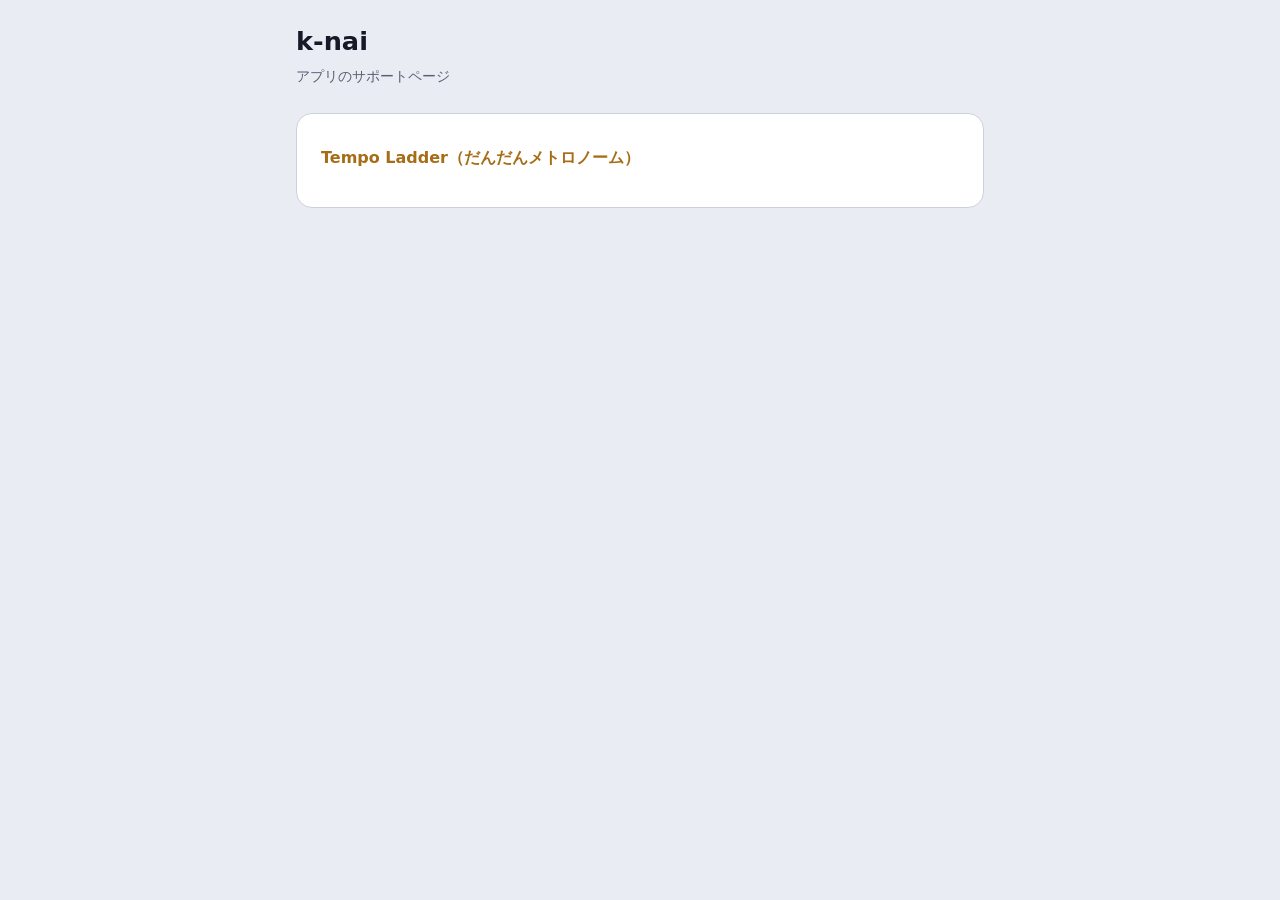
<file: index.html>
<!doctype html>
<html lang="ja">
<head>
<meta charset="utf-8">
<meta name="viewport" content="width=device-width, initial-scale=1">
<title>k-nai</title>
<link rel="stylesheet" href="tempo-ladder/style.css">
</head>
<body>
<main class="wrap">
<h1>k-nai</h1>
<p class="meta">アプリのサポートページ</p>
<div class="card">
<ul class="links">
<li><a href="tempo-ladder/">Tempo Ladder（だんだんメトロノーム）</a></li>
</ul>
</div>
</main>
</body>
</html>
</file>
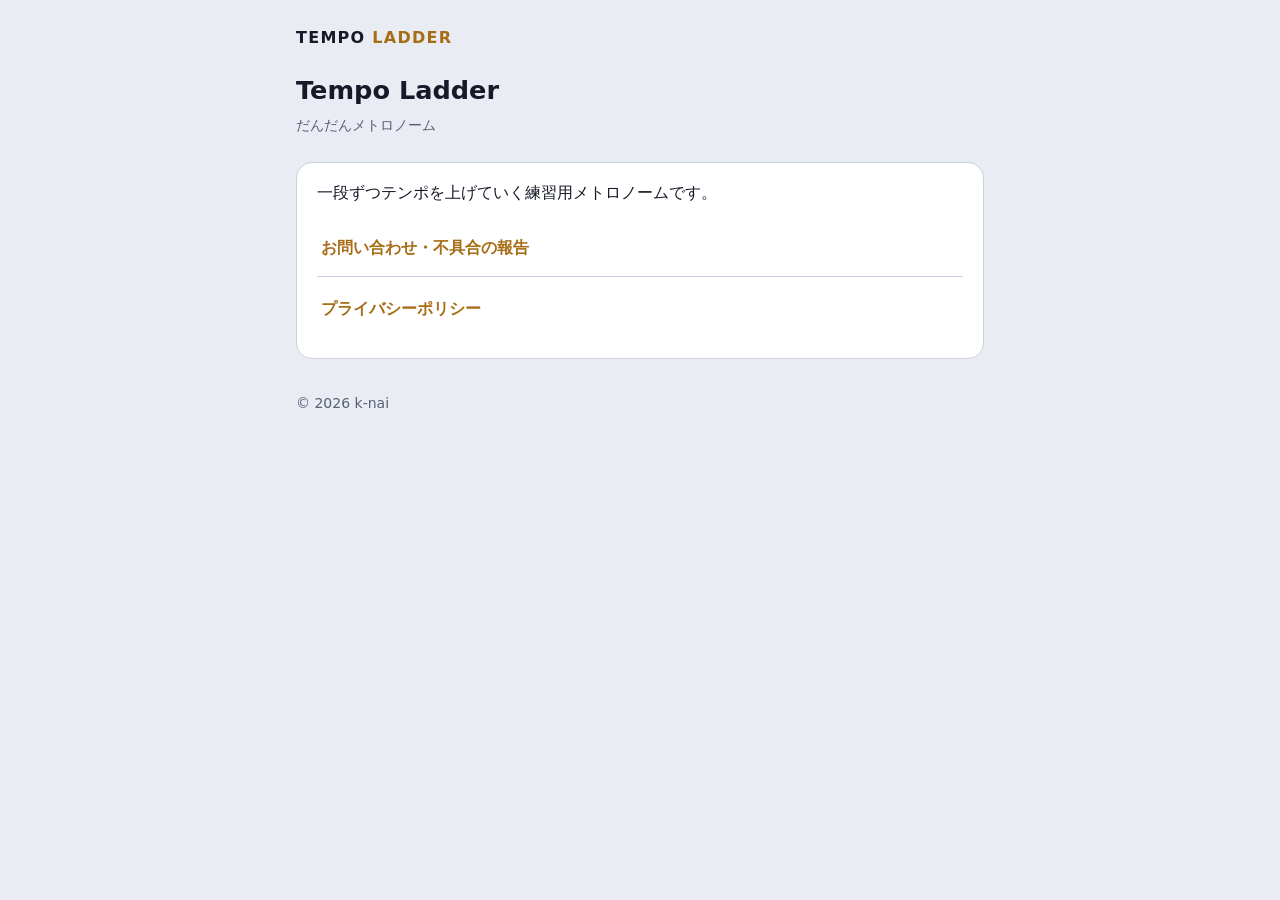
<file: tempo-ladder/index.html>
<!doctype html>
<html lang="ja">
<head>
<meta charset="utf-8">
<meta name="viewport" content="width=device-width, initial-scale=1">
<title>Tempo Ladder（だんだんメトロノーム）</title>
<link rel="stylesheet" href="style.css">
</head>
<body>
<main class="wrap">
<a class="brand" href="./">TEMPO <span>LADDER</span></a>
<h1>Tempo Ladder</h1>
<p class="meta">だんだんメトロノーム</p>
<div class="card">
<p>一段ずつテンポを上げていく練習用メトロノームです。</p>
<ul class="links">
<li><a href="contact.html">お問い合わせ・不具合の報告</a></li>
<li><a href="privacy.html">プライバシーポリシー</a></li>
</ul>
</div>
<footer>© 2026 k-nai</footer>
</main>
</body>
</html>
</file>
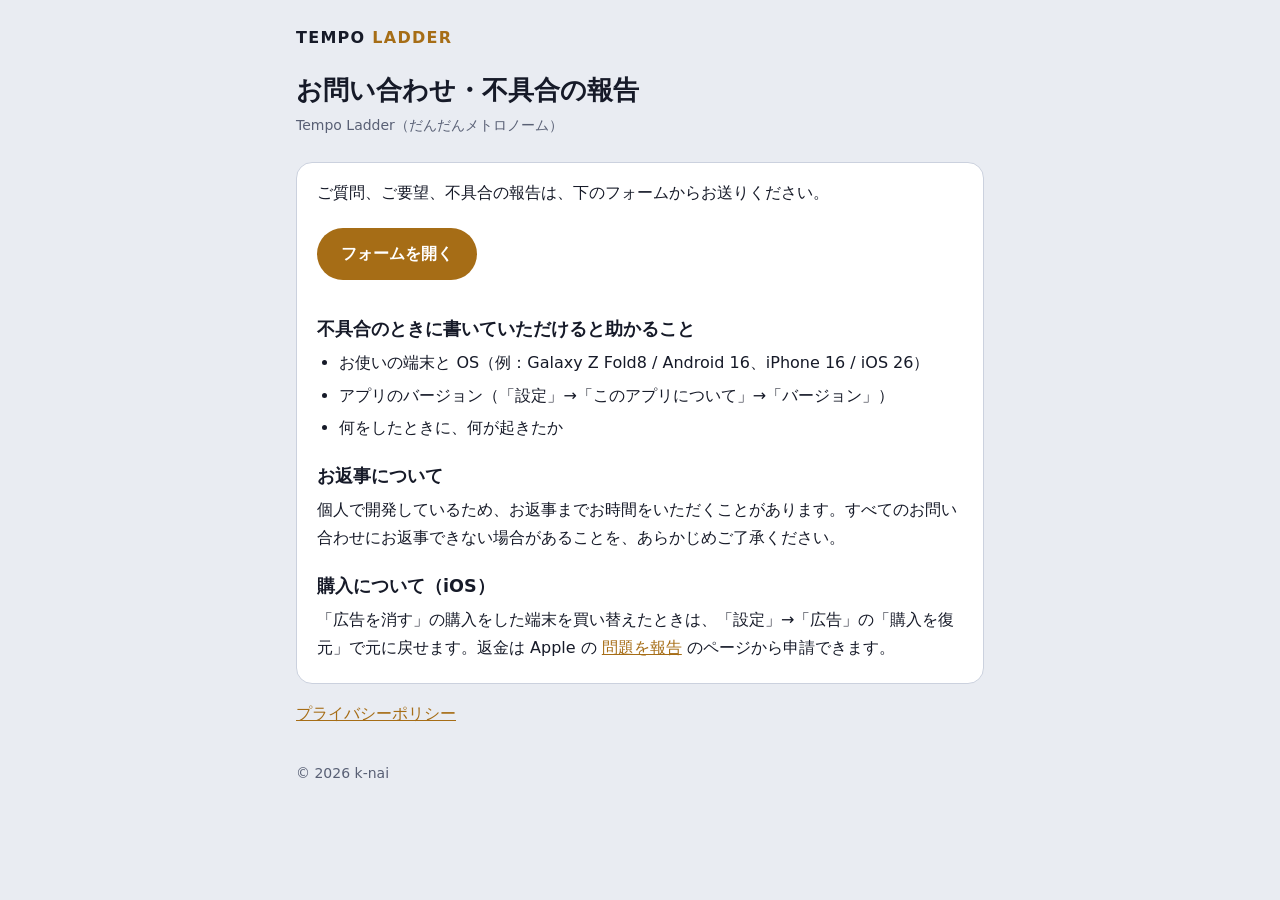
<file: tempo-ladder/contact.html>
<!doctype html>
<html lang="ja">
<head>
<meta charset="utf-8">
<meta name="viewport" content="width=device-width, initial-scale=1">
<title>お問い合わせ・不具合の報告｜Tempo Ladder</title>
<link rel="stylesheet" href="style.css">
</head>
<body>
<main class="wrap">
<a class="brand" href="./">TEMPO <span>LADDER</span></a>
<h1>お問い合わせ・不具合の報告</h1>
<p class="meta">Tempo Ladder（だんだんメトロノーム）</p>

<div class="card">
<p>ご質問、ご要望、不具合の報告は、下のフォームからお送りください。</p>
<a class="button" href="https://docs.google.com/forms/d/e/1FAIpQLScwitccuQcm0uzxHw5JLPb_c1OSJdv-4VI3xJXnw54KyPz-hg/viewform">フォームを開く</a>

<h2>不具合のときに書いていただけると助かること</h2>
<ul>
<li>お使いの端末と OS（例：Galaxy Z Fold8 / Android 16、iPhone 16 / iOS 26）</li>
<li>アプリのバージョン（「設定」→「このアプリについて」→「バージョン」）</li>
<li>何をしたときに、何が起きたか</li>
</ul>

<h2>お返事について</h2>
<p>個人で開発しているため、お返事までお時間をいただくことがあります。すべてのお問い合わせにお返事できない場合があることを、あらかじめご了承ください。</p>

<h2>購入について（iOS）</h2>
<p>「広告を消す」の購入をした端末を買い替えたときは、「設定」→「広告」の「購入を復元」で元に戻せます。返金は Apple の <a href="https://reportaproblem.apple.com/">問題を報告</a> のページから申請できます。</p>
</div>

<p><a href="privacy.html">プライバシーポリシー</a></p>
<footer>© 2026 k-nai</footer>
</main>
</body>
</html>
</file>
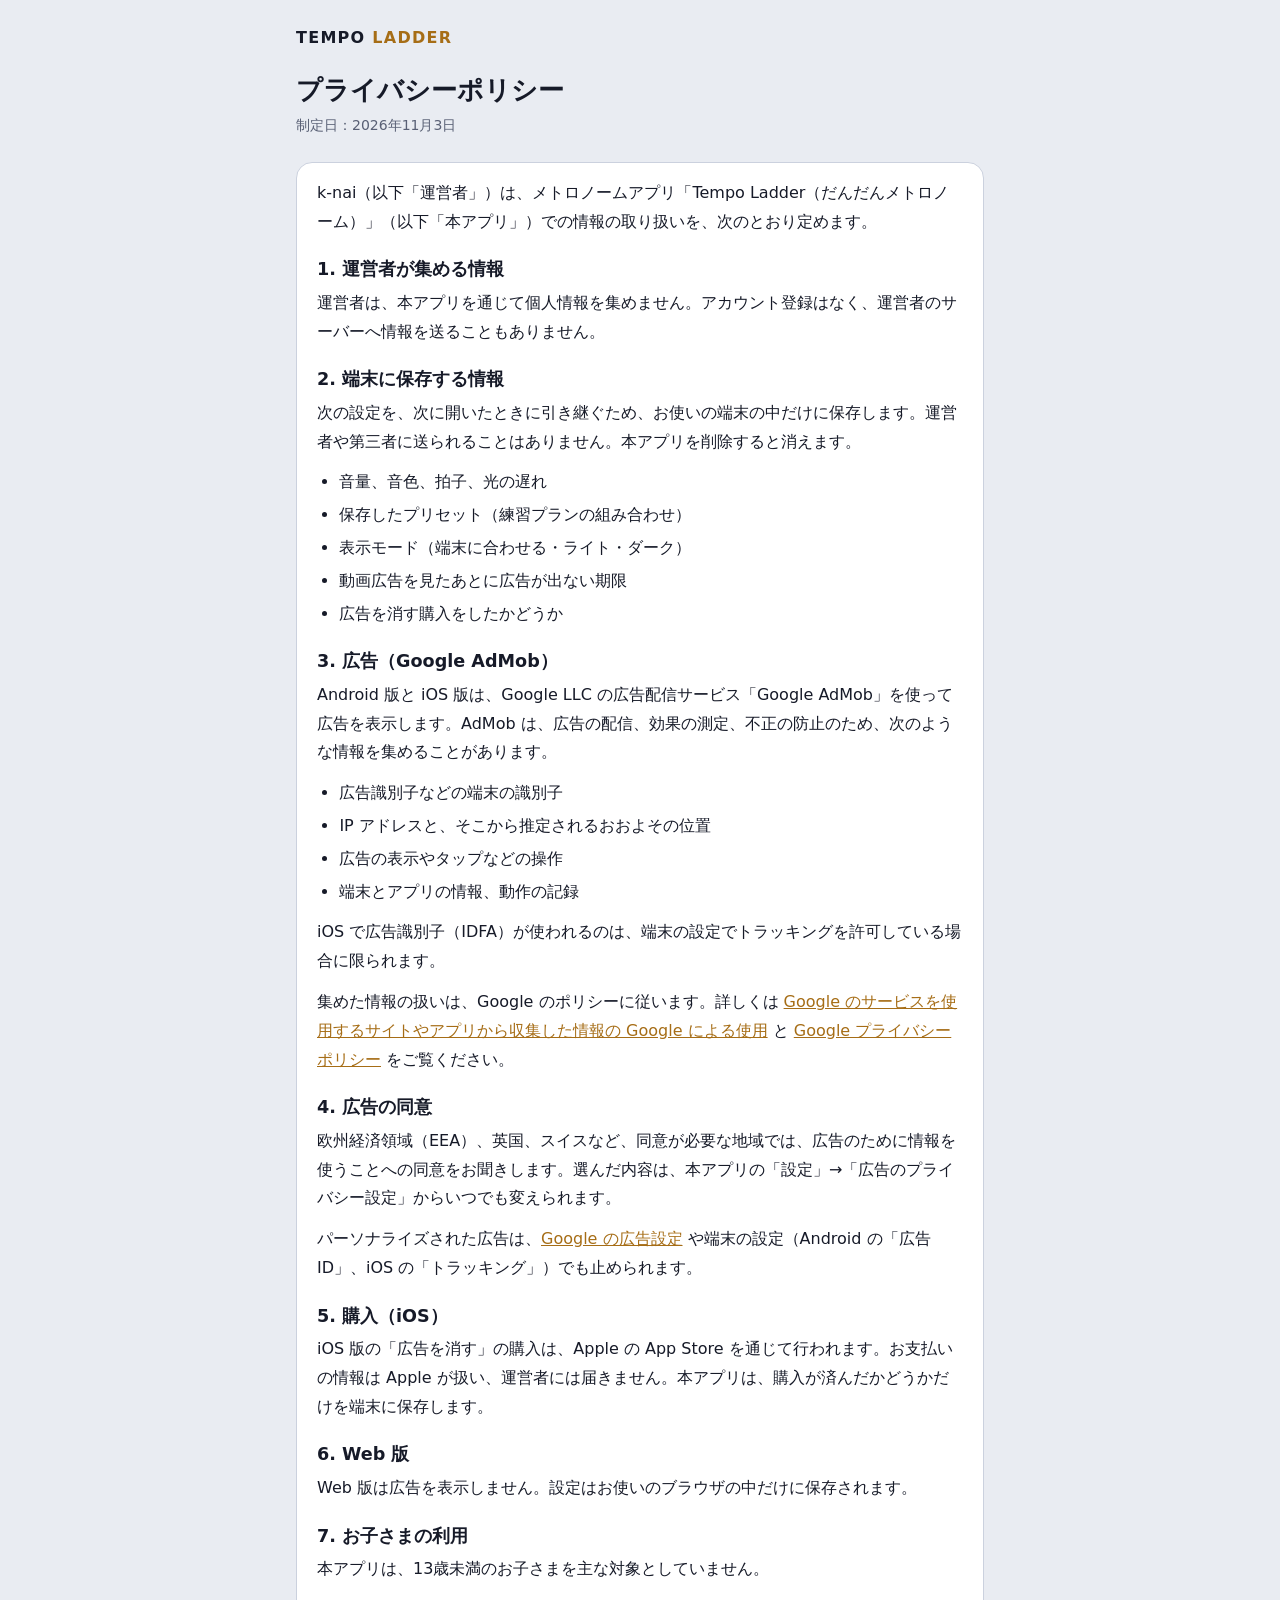
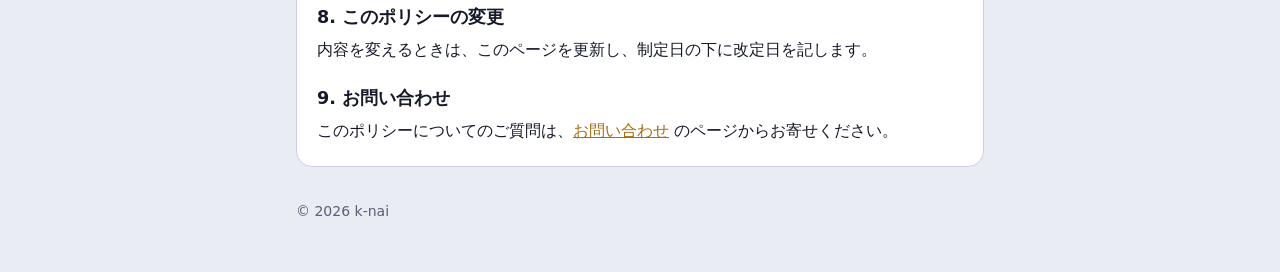
<file: tempo-ladder/privacy.html>
<!doctype html>
<html lang="ja">
<head>
<meta charset="utf-8">
<meta name="viewport" content="width=device-width, initial-scale=1">
<title>プライバシーポリシー｜Tempo Ladder</title>
<link rel="stylesheet" href="style.css">
</head>
<body>
<main class="wrap">
<a class="brand" href="./">TEMPO <span>LADDER</span></a>
<h1>プライバシーポリシー</h1>
<p class="meta">制定日：2026年11月3日</p>

<div class="card">
<p>k-nai（以下「運営者」）は、メトロノームアプリ「Tempo Ladder（だんだんメトロノーム）」（以下「本アプリ」）での情報の取り扱いを、次のとおり定めます。</p>

<h2>1. 運営者が集める情報</h2>
<p>運営者は、本アプリを通じて個人情報を集めません。アカウント登録はなく、運営者のサーバーへ情報を送ることもありません。</p>

<h2>2. 端末に保存する情報</h2>
<p>次の設定を、次に開いたときに引き継ぐため、お使いの端末の中だけに保存します。運営者や第三者に送られることはありません。本アプリを削除すると消えます。</p>
<ul>
<li>音量、音色、拍子、光の遅れ</li>
<li>保存したプリセット（練習プランの組み合わせ）</li>
<li>表示モード（端末に合わせる・ライト・ダーク）</li>
<li>動画広告を見たあとに広告が出ない期限</li>
<li>広告を消す購入をしたかどうか</li>
</ul>

<h2>3. 広告（Google AdMob）</h2>
<p>Android 版と iOS 版は、Google LLC の広告配信サービス「Google AdMob」を使って広告を表示します。AdMob は、広告の配信、効果の測定、不正の防止のため、次のような情報を集めることがあります。</p>
<ul>
<li>広告識別子などの端末の識別子</li>
<li>IP アドレスと、そこから推定されるおおよその位置</li>
<li>広告の表示やタップなどの操作</li>
<li>端末とアプリの情報、動作の記録</li>
</ul>
<p>iOS で広告識別子（IDFA）が使われるのは、端末の設定でトラッキングを許可している場合に限られます。</p>
<p>集めた情報の扱いは、Google のポリシーに従います。詳しくは <a href="https://policies.google.com/technologies/partner-sites?hl=ja">Google のサービスを使用するサイトやアプリから収集した情報の Google による使用</a> と <a href="https://policies.google.com/privacy?hl=ja">Google プライバシーポリシー</a> をご覧ください。</p>

<h2>4. 広告の同意</h2>
<p>欧州経済領域（EEA）、英国、スイスなど、同意が必要な地域では、広告のために情報を使うことへの同意をお聞きします。選んだ内容は、本アプリの「設定」→「広告のプライバシー設定」からいつでも変えられます。</p>
<p>パーソナライズされた広告は、<a href="https://adssettings.google.com/">Google の広告設定</a> や端末の設定（Android の「広告 ID」、iOS の「トラッキング」）でも止められます。</p>

<h2>5. 購入（iOS）</h2>
<p>iOS 版の「広告を消す」の購入は、Apple の App Store を通じて行われます。お支払いの情報は Apple が扱い、運営者には届きません。本アプリは、購入が済んだかどうかだけを端末に保存します。</p>

<h2>6. Web 版</h2>
<p>Web 版は広告を表示しません。設定はお使いのブラウザの中だけに保存されます。</p>

<h2>7. お子さまの利用</h2>
<p>本アプリは、13歳未満のお子さまを主な対象としていません。</p>

<h2>8. このポリシーの変更</h2>
<p>内容を変えるときは、このページを更新し、制定日の下に改定日を記します。</p>

<h2>9. お問い合わせ</h2>
<p>このポリシーについてのご質問は、<a href="contact.html">お問い合わせ</a> のページからお寄せください。</p>
</div>

<footer>© 2026 k-nai</footer>
</main>
</body>
</html>
</file>
<file: tempo-ladder/style.css>
/* Tempo Ladder support pages: the app's ink and brass, light and dark. */
:root {
  --bg: #E9ECF2;
  --card: #FFFFFF;
  --line: #CBD1DE;
  --fg: #161A28;
  --muted: #596075;
  --brass: #A66D16;
  --on-brass: #FFFFFF;
  color-scheme: light dark;
}
@media (prefers-color-scheme: dark) {
  :root {
    --bg: #0F1320;
    --card: #171C2C;
    --line: #2E3550;
    --fg: #ECE8DF;
    --muted: #9096AB;
    --brass: #E2A84B;
    --on-brass: #161A28;
  }
}
* { box-sizing: border-box; }
html { -webkit-text-size-adjust: 100%; }
body {
  margin: 0;
  background: var(--bg);
  color: var(--fg);
  font-family: "Hiragino Sans", "Noto Sans JP", "Yu Gothic UI", system-ui, sans-serif;
  font-size: 16px;
  line-height: 1.8;
}
.wrap { max-width: 720px; margin: 0 auto; padding: 24px 16px 48px; }
.brand {
  display: inline-block;
  margin-bottom: 20px;
  font-weight: 800;
  letter-spacing: 0.08em;
  color: var(--fg);
  text-decoration: none;
}
.brand span { color: var(--brass); }
h1 { font-size: 1.6rem; line-height: 1.4; margin: 0 0 4px; }
.meta { color: var(--muted); font-size: 0.875rem; margin: 0 0 24px; }
.card {
  background: var(--card);
  border: 1px solid var(--line);
  border-radius: 16px;
  padding: 16px 20px 8px;
  margin-bottom: 16px;
}
h2 { font-size: 1.1rem; line-height: 1.5; margin: 20px 0 6px; }
.card > :first-child { margin-top: 0; }
p, ul, ol { margin: 0 0 12px; }
ul, ol { padding-left: 1.4em; }
li { margin-bottom: 4px; }
a { color: var(--brass); }
.button {
  display: inline-block;
  margin: 8px 0 16px;
  padding: 12px 24px;
  border-radius: 999px;
  background: var(--brass);
  color: var(--on-brass);
  font-weight: 700;
  text-decoration: none;
}
.links { list-style: none; padding: 0; }
.links a {
  display: block;
  padding: 14px 4px;
  border-bottom: 1px solid var(--line);
  font-weight: 600;
  text-decoration: none;
}
.links li:last-child a { border-bottom: none; }
footer { margin-top: 32px; color: var(--muted); font-size: 0.875rem; }
</file>
